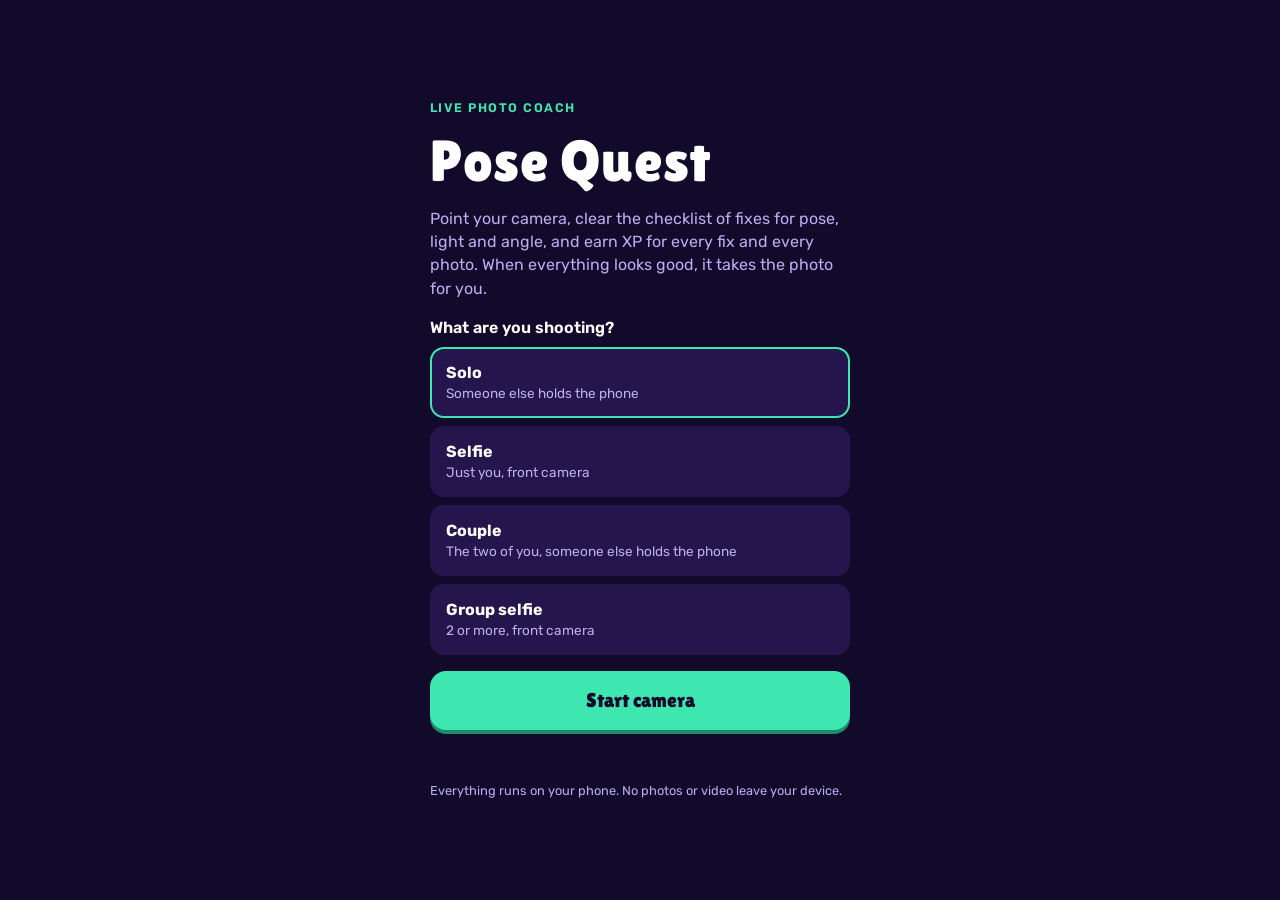
<file: index.html>
<!doctype html>
<html lang="en">
<head>
<meta charset="utf-8">
<meta name="viewport" content="width=device-width, initial-scale=1, viewport-fit=cover">
<meta name="theme-color" content="#120a2b">
<meta name="apple-mobile-web-app-capable" content="yes">
<meta name="apple-mobile-web-app-status-bar-style" content="black-translucent">
<title>Pose Quest</title>
<link rel="manifest" href="manifest.webmanifest">
<link rel="icon" href="icon.svg" type="image/svg+xml">
<link rel="apple-touch-icon" href="icon.svg">
<link rel="preconnect" href="https://fonts.googleapis.com">
<link rel="preconnect" href="https://fonts.gstatic.com" crossorigin>
<link rel="stylesheet" href="https://fonts.googleapis.com/css2?family=Lilita+One&family=Rubik:wght@400;500;600;700&display=swap">
<link rel="stylesheet" href="css/style.css">
</head>
<body>

<!-- Start screen -->
<section id="start" class="start">
  <div class="start-inner">
    <p class="eyebrow">Live photo coach</p>
    <h1>Pose Quest</h1>
    <div class="start-player" id="start-player"></div>
    <p class="lede">Point your camera, clear the checklist of fixes for pose, light and angle, and earn XP for every fix and every photo. When everything looks good, it takes the photo for you.</p>

    <fieldset class="mode-pick">
      <legend>What are you shooting?</legend>
      <label><input type="radio" name="start-mode" value="solo" checked><span><b>Solo</b><small>Someone else holds the phone</small></span></label>
      <label><input type="radio" name="start-mode" value="selfie"><span><b>Selfie</b><small>Just you, front camera</small></span></label>
      <label><input type="radio" name="start-mode" value="couple"><span><b>Couple</b><small>The two of you, someone else holds the phone</small></span></label>
      <label><input type="radio" name="start-mode" value="group"><span><b>Group selfie</b><small>2 or more, front camera</small></span></label>
    </fieldset>

    <button id="start-btn" class="btn-primary" type="button">Start camera</button>
    <p id="start-status" class="status" role="status"></p>
    <p class="fineprint">Everything runs on your phone. No photos or video leave your device.</p>
  </div>
</section>

<!-- Camera screen -->
<section id="cam" class="cam" hidden>
  <video id="video" playsinline muted autoplay></video>
  <canvas id="overlay"></canvas>
  <div id="flash" class="flash"></div>
  <div id="countdown" class="countdown" hidden></div>

  <header class="top">
    <div class="top-row">
    <div class="player card mini" id="player" role="button" tabindex="0" aria-expanded="false" aria-label="Your level and XP. Tap for details.">
      <div class="player-row">
        <span id="lvl-num" class="lvl-badge">1</span>
        <div class="lvl-text"><span id="lvl-title" class="lvl-title">Newbie</span><span id="lvl-sub" class="lvl-sub">Solo quest</span></div>
        <span id="streak" class="streak" hidden>
          <svg viewBox="0 0 24 24" aria-hidden="true"><path d="M12 2c1 4 5 6 5 11a5 5 0 0 1-10 0c0-2 1-3 2-4 0 2 1 3 2 3 0-4-1-6 1-10z"/></svg>
          <span id="streak-text"></span>
        </span>
      </div>
      <div class="xpbar" role="progressbar" aria-label="XP to next level" aria-valuemin="0" id="xpbar"><div id="xp-fill"></div></div>
      <div class="xp-row"><span id="xp-text"></span><span id="xp-next"></span></div>
    </div>
    <button type="button" id="poses-btn" class="chip-btn poses-btn" aria-haspopup="dialog">Poses</button>
    </div>
    <div class="tools">
      <div class="seg" role="group" aria-label="Shot type">
        <button type="button" data-mode="solo">Solo</button>
        <button type="button" data-mode="selfie">Selfie</button>
        <button type="button" data-mode="couple">Couple</button>
        <button type="button" data-mode="group">Group</button>
      </div>
    </div>
    <div class="side-tools">
        <button type="button" id="auto-btn" class="chip-btn" aria-pressed="true" aria-label="Auto-capture">Auto</button>
        <button type="button" id="voice-btn" class="round" aria-pressed="false" aria-label="Spoken tips">
          <svg viewBox="0 0 24 24" aria-hidden="true"><path d="M4 9v6h4l5 4V5L8 9z"/><path class="wave" d="M16 9a4 4 0 0 1 0 6M18.5 6.5a7.5 7.5 0 0 1 0 11"/></svg>
        </button>
        <button type="button" id="flip-btn" class="round" aria-label="Switch camera">
          <svg viewBox="0 0 24 24" aria-hidden="true"><path d="M4 8h3l2-3h6l2 3h3v11H4z"/><path d="M9 13a3 3 0 0 1 5.2-2M15 13a3 3 0 0 1-5.2 2"/></svg>
        </button>
    </div>
  </header>

  <div id="toast" class="toast" aria-live="polite"></div>

  <div id="clean-hint" class="clean-hint" hidden>Tips hidden · tap the screen to show them</div>

  <div id="quest" class="quest card compact" role="button" tabindex="0" aria-expanded="false" aria-live="polite">
    <div class="quest-head"><span id="quest-name" class="quest-name">Quest</span><span id="quest-count" class="quest-count"></span></div>
    <ul id="quest-list" class="quest-list"></ul>
  </div>

  <div id="pose-sheet" class="sheet" role="dialog" aria-modal="true" aria-labelledby="sheet-title" hidden>
    <div class="sheet-head">
      <span id="sheet-title" class="sheet-title">Pick a pose</span>
      <button type="button" id="sheet-close" class="chip-btn">Close</button>
    </div>
    <p class="sheet-sub" id="sheet-sub">Pick a pose and a ghost outline appears in the frame. Step into it, then match the pose.</p>
    <button type="button" id="pose-auto" class="pose-auto">Let the coach pick</button>
    <div id="pose-grid" class="pose-sections"></div>
  </div>

  <footer class="controls">
    <button type="button" id="gallery-btn" class="thumb-btn" aria-label="Your photos"><span id="gallery-count"></span></button>
    <button type="button" id="shutter" class="shutter" aria-label="Take photo"><span id="score">–</span></button>
    <button type="button" id="tip-skip" class="skip-btn">Skip</button>
  </footer>
</section>

<!-- Photo review -->
<section id="viewer" class="viewer" hidden>
  <div class="viewer-top">
    <button type="button" id="viewer-close" class="text-btn">← Camera</button>
    <span id="viewer-meta" class="viewer-meta"></span>
  </div>
  <div class="viewer-scroll">
    <div class="review-photo">
      <img id="viewer-img" alt="Your photo">
      <div id="review-markers"></div>
    </div>

    <div class="review-head">
      <div class="review-ring" aria-hidden="true">
        <svg viewBox="0 0 76 76"><circle class="track" cx="38" cy="38" r="33"/><circle id="review-ring-fill" class="fill" cx="38" cy="38" r="33" stroke-dasharray="207.35" stroke-dashoffset="207.35"/></svg>
        <b id="review-score">–</b>
      </div>
      <div class="review-title">
        <span id="review-kicker" class="eyebrow"></span>
        <h2 id="review-summary"></h2>
        <span id="review-delta" class="review-delta"></span>
        <span id="review-xp" class="review-xp"></span>
      </div>
    </div>

    <div id="crowd-block" class="review-block">
      <div class="review-label">Crowd score</div>
      <div class="crowd-row"><b id="crowd-num">…</b><span id="crowd-word">Rating your photo…</span></div>
      <div class="crowd-bar" aria-hidden="true"><div id="crowd-fill"></div><span class="crowd-avg"></span></div>
      <p class="fineprint">What a model trained on 255,000 photos rated by photographers predicts people would give this photo, out of 10. Most photos land between 4 and 6; the line marks an average photo.</p>
    </div>

    <div id="review-fixes-block" class="review-block">
      <div class="review-label">Fix next time</div>
      <ol id="review-fixes" class="review-fixes"></ol>
    </div>
    <div id="review-working-block" class="review-block">
      <div class="review-label">Already working</div>
      <ul id="review-working" class="review-working"></ul>
    </div>
    <div class="review-block">
      <div class="review-label">Light and angle readings</div>
      <div id="review-readouts" class="chips"></div>
    </div>
    <p class="fineprint">Want ideas that use the scene, like "lean on the fence"? Save this photo and upload it to Pose Coach in Claude.</p>

    <div class="review-block">
      <div class="review-label">This session</div>
      <div class="viewer-strip" id="viewer-strip"></div>
    </div>
    <p class="fineprint">Photos stay on this page until you save them. They're gone if you close the page.</p>
  </div>
  <div class="viewer-actions">
    <button type="button" id="viewer-delete" class="btn-ghost">Delete</button>
    <button type="button" id="viewer-save" class="btn-ghost">Save</button>
    <button type="button" id="viewer-retake" class="btn-primary">Retake</button>
  </div>
</section>

<script type="module" src="js/app.js"></script>
</body>
</html>
</file>
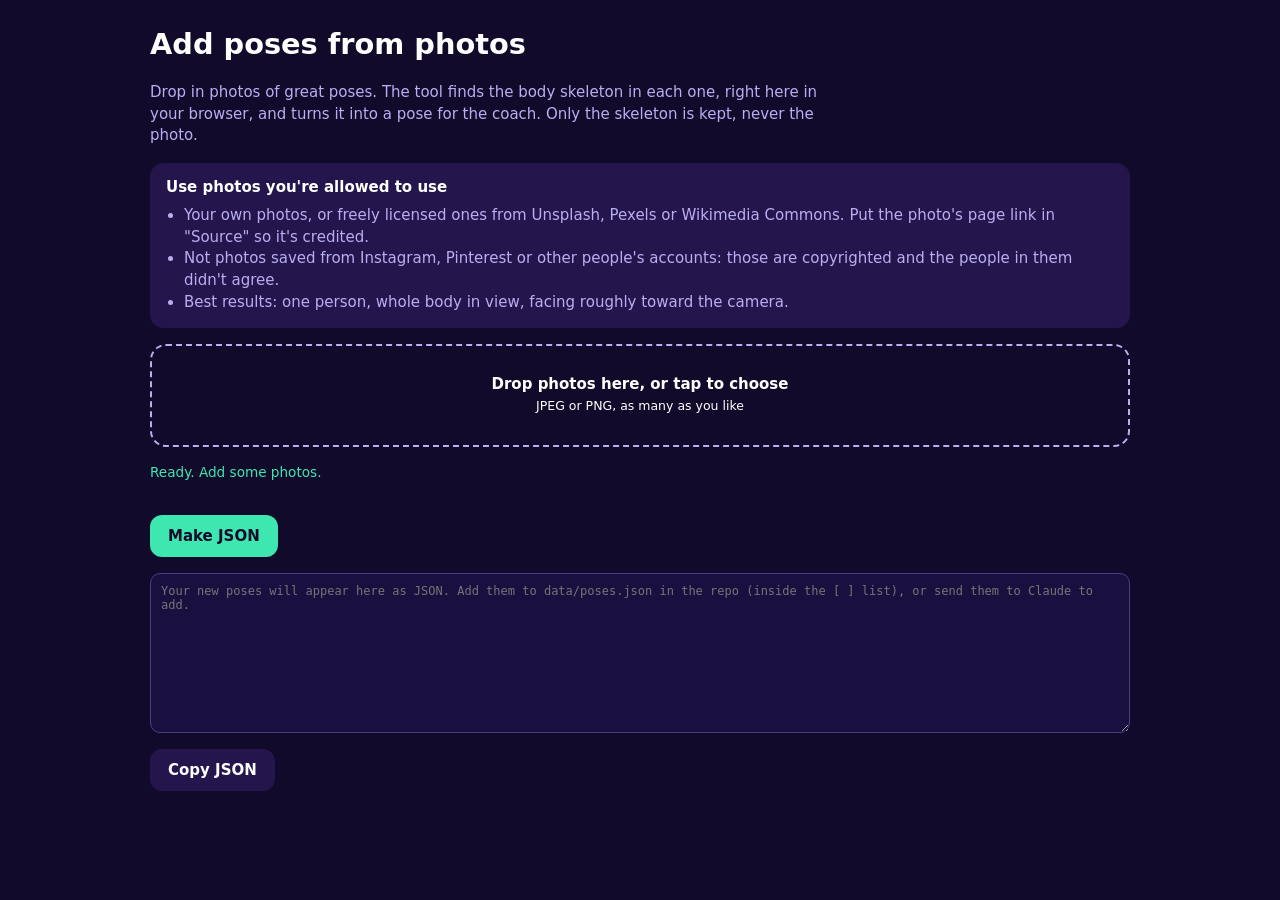
<file: tools/add-poses.html>
<!doctype html>
<html lang="en">
<head>
<meta charset="utf-8">
<meta name="viewport" content="width=device-width, initial-scale=1">
<title>Add Poses</title>
<style>
  :root { --bg: #120a2b; --card: #24164d; --fg: #fff; --muted: #b9aef0; --mint: #3ee6b0; --pink: #ff5fa2; --ink: #120a2b; color-scheme: dark; }
  * { box-sizing: border-box; }
  body { margin: 0; background: var(--bg); color: var(--fg); font: 15px/1.45 Rubik, system-ui, sans-serif; padding: 24px max(16px, env(safe-area-inset-left)) 60px; }
  main { max-width: 980px; margin: 0 auto; display: flex; flex-direction: column; gap: 16px; }
  h1 { margin: 0; font-size: 1.8rem; }
  p { margin: 0; color: var(--muted); max-width: 72ch; }
  .drop { border: 2px dashed var(--muted); border-radius: 16px; padding: 28px; text-align: center; cursor: pointer; }
  .drop.over { border-color: var(--mint); background: rgba(62,230,176,.08); }
  .drop input { position: absolute; opacity: 0; width: 1px; height: 1px; }
  .rules { background: var(--card); border-radius: 14px; padding: 14px 16px; }
  .rules ul { margin: 6px 0 0; padding-left: 18px; color: var(--muted); }
  .list { display: flex; flex-direction: column; gap: 12px; }
  .item { background: var(--card); border-radius: 14px; padding: 12px; display: grid; grid-template-columns: 220px minmax(0, 1fr); gap: 14px; }
  .item.bad { opacity: .6; }
  .pics { display: grid; grid-template-columns: 1fr 1fr; gap: 6px; }
  .pics img, .pics canvas { width: 100%; aspect-ratio: 3/4; object-fit: cover; border-radius: 8px; background: #1a1040; }
  .fields { display: grid; grid-template-columns: repeat(2, minmax(0, 1fr)); gap: 8px; }
  .fields label { display: flex; flex-direction: column; gap: 3px; font-size: .8rem; color: var(--muted); }
  .fields .wide { grid-column: 1 / -1; }
  input[type=text], select { font: inherit; color: var(--fg); background: #1a1040; border: 1px solid #4b3d8a; border-radius: 8px; padding: 7px 9px; }
  .status { font-size: .85rem; color: var(--pink); }
  .ok { color: var(--mint); }
  button { font: 700 15px Rubik, system-ui, sans-serif; border: 0; border-radius: 12px; padding: 12px 18px; background: var(--mint); color: var(--ink); cursor: pointer; }
  button.ghost { background: var(--card); color: var(--fg); }
  textarea { width: 100%; min-height: 160px; font: 12px ui-monospace, Menlo, monospace; color: var(--fg); background: #1a1040; border: 1px solid #4b3d8a; border-radius: 10px; padding: 10px; }
  .row { display: flex; gap: 8px; flex-wrap: wrap; align-items: center; }
  @media (max-width: 640px) { .item { grid-template-columns: minmax(0, 1fr); } .fields { grid-template-columns: minmax(0, 1fr); } }
</style>
</head>
<body>
<main>
  <h1>Add poses from photos</h1>
  <p>Drop in photos of great poses. The tool finds the body skeleton in each one, right here in your browser, and turns it into a pose for the coach. Only the skeleton is kept, never the photo.</p>

  <div class="rules">
    <b>Use photos you're allowed to use</b>
    <ul>
      <li>Your own photos, or freely licensed ones from Unsplash, Pexels or Wikimedia Commons. Put the photo's page link in "Source" so it's credited.</li>
      <li>Not photos saved from Instagram, Pinterest or other people's accounts: those are copyrighted and the people in them didn't agree.</li>
      <li>Best results: one person, whole body in view, facing roughly toward the camera.</li>
    </ul>
  </div>

  <label class="drop" id="drop" for="files">
    <b>Drop photos here, or tap to choose</b><br><small>JPEG or PNG, as many as you like</small>
    <input type="file" id="files" accept="image/*" multiple>
  </label>
  <p id="model-status" class="status">Loading the body tracker…</p>

  <div class="list" id="list"></div>

  <div class="row">
    <button type="button" id="export">Make JSON</button>
    <span class="status" id="export-status"></span>
  </div>
  <textarea id="out" readonly placeholder="Your new poses will appear here as JSON. Add them to data/poses.json in the repo (inside the [ ] list), or send them to Claude to add."></textarea>
  <div class="row"><button type="button" class="ghost" id="copy">Copy JSON</button></div>
</main>

<script type="module">
import { FilesetResolver, PoseLandmarker } from "../vendor/mediapipe/vision_bundle.mjs";
import { normalize, JOINTS } from "../js/poses.js";

const BONES = [[11, 12], [11, 13], [13, 15], [12, 14], [14, 16], [11, 23], [12, 24], [23, 24], [23, 25], [25, 27], [24, 26], [26, 28]];
const items = [];
let landmarker = null;

try {
  const fileset = await FilesetResolver.forVisionTasks(new URL("../vendor/mediapipe/wasm", import.meta.url).href);
  landmarker = await PoseLandmarker.createFromOptions(fileset, {
    baseOptions: { modelAssetPath: new URL("../models/pose_landmarker_lite.task", import.meta.url).href },
    runningMode: "IMAGE", numPoses: 2,
  });
  setStatus("model-status", "Ready. Add some photos.", true);
} catch (e) {
  setStatus("model-status", "Couldn't load the body tracker: " + e.message);
}

function setStatus(id, text, ok) { const el = document.getElementById(id); el.textContent = text; el.className = "status" + (ok ? " ok" : ""); }

const drop = document.getElementById("drop");
["dragenter", "dragover"].forEach((t) => drop.addEventListener(t, (e) => { e.preventDefault(); drop.classList.add("over"); }));
["dragleave", "drop"].forEach((t) => drop.addEventListener(t, (e) => { e.preventDefault(); drop.classList.remove("over"); }));
drop.addEventListener("drop", (e) => handle([...e.dataTransfer.files]));
document.getElementById("files").addEventListener("change", (e) => { handle([...e.target.files]); e.target.value = ""; });

async function handle(files) {
  for (const f of files.filter((f) => f.type.startsWith("image/"))) await addPhoto(f);
}

async function addPhoto(file) {
  const url = URL.createObjectURL(file);
  const img = new Image();
  await new Promise((r, j) => { img.onload = r; img.onerror = j; img.src = url; }).catch(() => null);
  const item = { file: file.name, url, kp: null, problem: null };
  if (!landmarker) item.problem = "Body tracker not loaded.";
  else {
    const res = landmarker.detect(img);
    const people = res.landmarks || [];
    if (!people.length) item.problem = "No person found.";
    else if (people.length > 1) item.problem = "More than one person. Use photos with one person.";
    else {
      const n = normalize(people[0], img.naturalWidth / img.naturalHeight);
      const lm = people[0];
      const full = [23, 24, 25, 26].every((j) => (lm[j].visibility ?? 1) > 0.5);
      if (!n || n.upperOnly || !full) item.problem = "Need the body down to at least the knees.";
      else {
        item.kp = {};
        for (const j of JOINTS) if (n.kp[j]) item.kp[j] = { x: +n.kp[j].x.toFixed(3), y: +n.kp[j].y.toFixed(3) };
      }
    }
  }
  items.push(item);
  render(item);
}

function render(item) {
  const el = document.createElement("div");
  el.className = "item" + (item.kp ? "" : " bad");
  const pics = document.createElement("div"); pics.className = "pics";
  const img = document.createElement("img"); img.src = item.url; img.alt = item.file;
  const c = document.createElement("canvas"); c.width = 300; c.height = 400;
  pics.append(img, c);
  if (item.kp) drawStick(c, item.kp);
  el.appendChild(pics);

  const fields = document.createElement("div"); fields.className = "fields";
  if (!item.kp) {
    const p = document.createElement("p"); p.className = "status wide"; p.textContent = `${item.file}: ${item.problem}`;
    fields.appendChild(p);
  } else {
    const field = (label, key, type = "text", opts) => {
      const l = document.createElement("label"); l.textContent = label;
      let input;
      if (opts) { input = document.createElement("select"); opts.forEach(([v, t]) => { const o = document.createElement("option"); o.value = v; o.textContent = t; input.appendChild(o); }); }
      else { input = document.createElement("input"); input.type = type; }
      input.addEventListener("input", () => { item[key] = input.value; });
      item[key] = input.value;
      l.appendChild(input); return l;
    };
    const name = field("Pose name (e.g. Hands behind head)", "name"); name.classList.add("wide");
    const how = field("How to do it, one sentence", "how"); how.classList.add("wide");
    fields.append(name, how,
      field("Shot type", "modes", "text", [["solo", "Solo"], ["solo,selfie", "Solo and selfie"]]),
      field("Needs", "prop", "text", [["", "Nothing"], ["wall", "A wall"], ["rail", "A fence or rail"], ["steps", "Steps"], ["ledge", "A ledge"], ["seat", "Something to sit on"]]));
    const src = field("Source (photo page link, or 'own photo')", "source"); src.classList.add("wide");
    const lic = field("License", "license", "text", [["Unsplash License", "Unsplash License"], ["Pexels License", "Pexels License"], ["CC BY", "CC BY"], ["CC BY-SA", "CC BY-SA"], ["CC0", "CC0 / public domain"], ["own", "My own photo"]]);
    fields.appendChild(lic);
  }
  el.appendChild(fields);
  document.getElementById("list").appendChild(el);
}

function drawStick(c, kp) {
  const g = c.getContext("2d"), S = 95, ox = 150, oy = 230, P = (j) => [ox + kp[j].x * S, oy + kp[j].y * S];
  g.strokeStyle = "#fff"; g.lineWidth = 6; g.lineCap = "round"; g.beginPath();
  for (const [a, b] of BONES) if (kp[a] && kp[b]) { g.moveTo(...P(a)); g.lineTo(...P(b)); }
  g.stroke();
  if (kp[0]) { g.beginPath(); g.arc(...P(0), 22, 0, Math.PI * 2); g.stroke(); }
}

document.getElementById("export").addEventListener("click", () => {
  const good = items.filter((i) => i.kp);
  const missing = good.filter((i) => !i.name || !i.how || !i.source);
  if (!good.length) return setStatus("export-status", "No usable photos yet.");
  if (missing.length) return setStatus("export-status", `Fill in name, how-to and source for ${missing.length} pose${missing.length > 1 ? "s" : ""} first.`);
  const slug = (s) => s.toLowerCase().replace(/[^a-z0-9]+/g, "_").replace(/^_|_$/g, "").slice(0, 40);
  const out = good.map((i) => ({
    id: "photo_" + slug(i.name), name: i.name, how: i.how,
    modes: i.modes.split(","), prop: i.prop || null,
    source: i.source, license: i.license, kp: i.kp,
  }));
  document.getElementById("out").value = JSON.stringify(out, null, 1);
  setStatus("export-status", `${out.length} pose${out.length > 1 ? "s" : ""} ready.`, true);
});
document.getElementById("copy").addEventListener("click", async () => {
  const t = document.getElementById("out");
  try { await navigator.clipboard.writeText(t.value); setStatus("export-status", "Copied.", true); }
  catch { t.select(); setStatus("export-status", "Select-all done. Copy it with your keyboard."); }
});
</script>
</body>
</html>
</file>
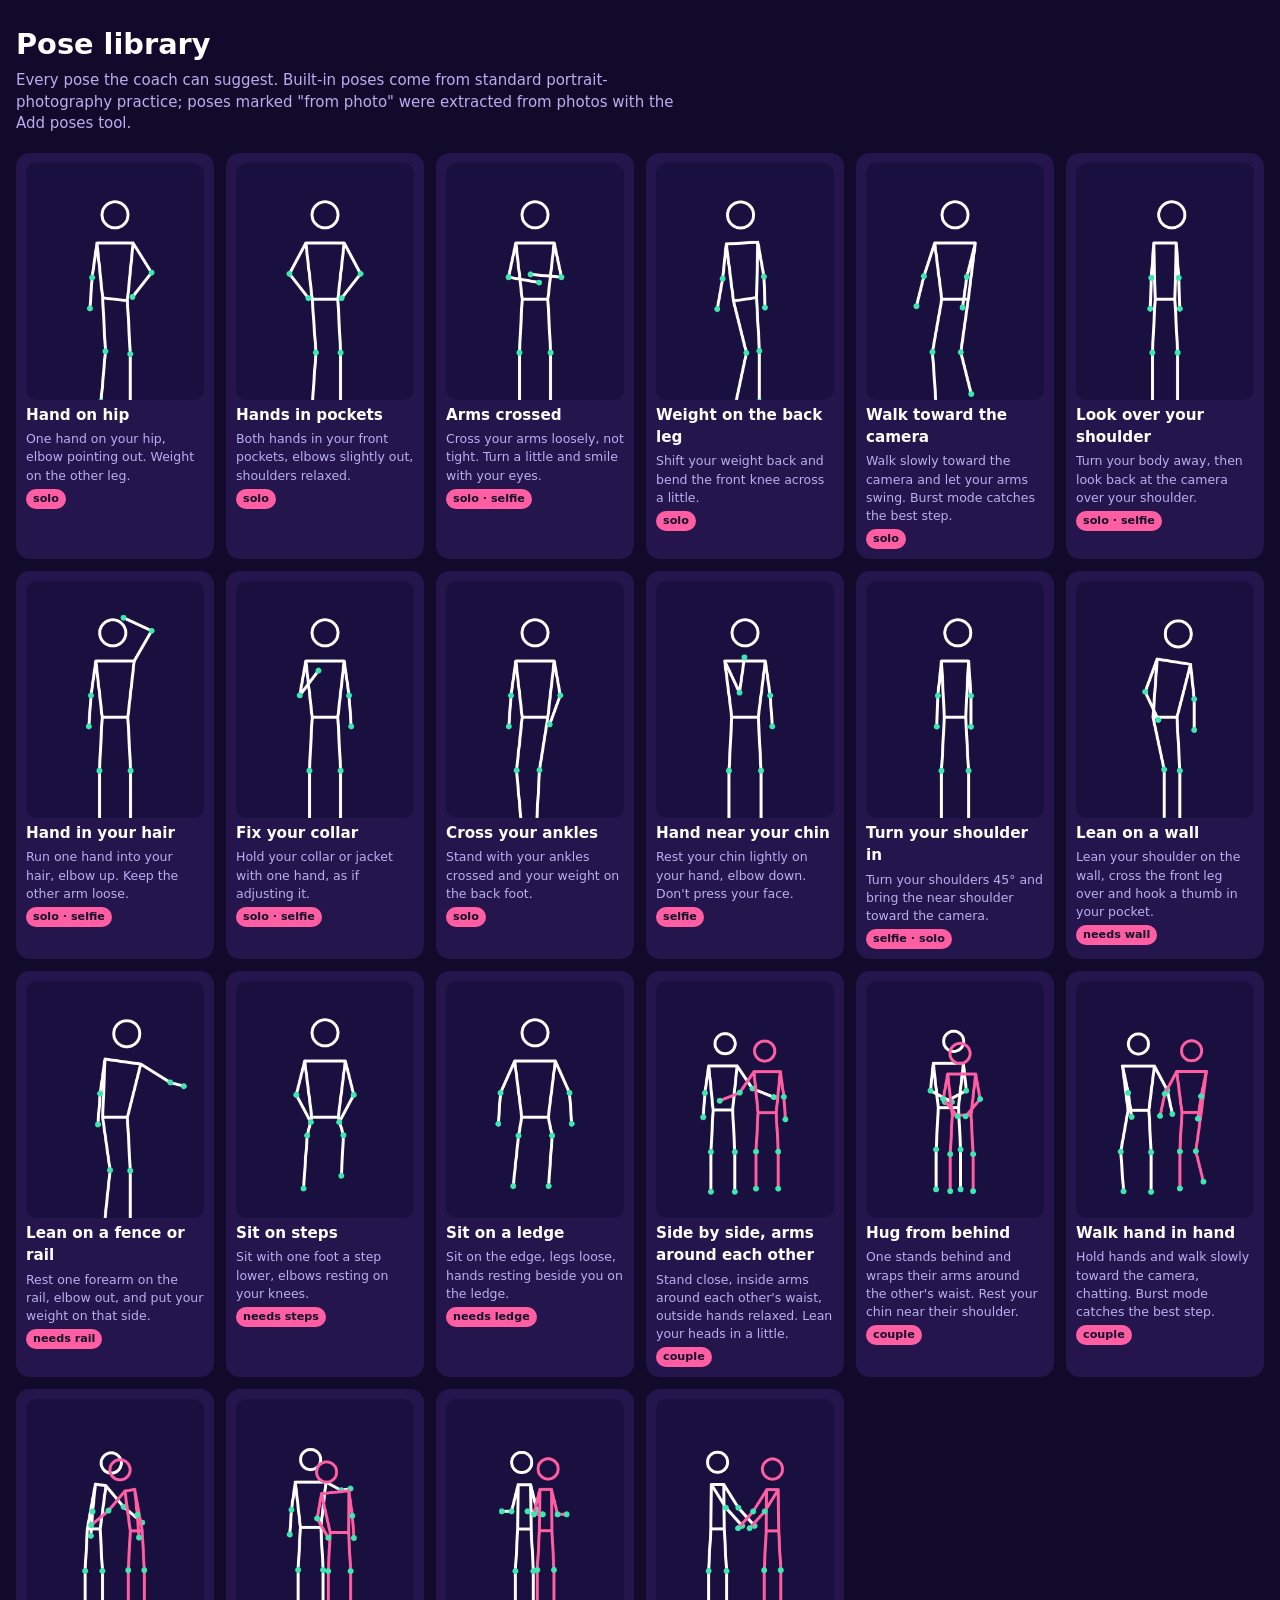
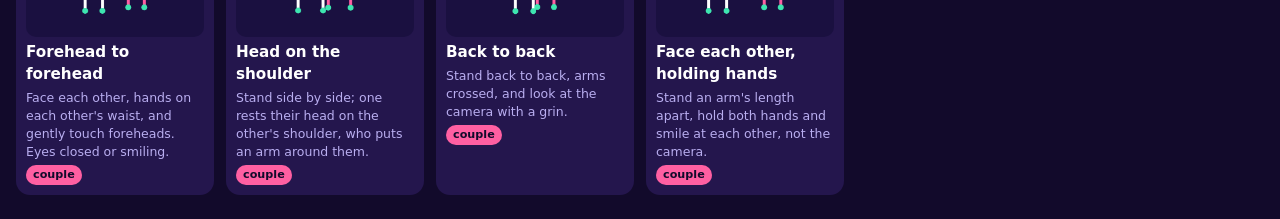
<file: tools/poses.html>
<!doctype html>
<html lang="en">
<head>
<meta charset="utf-8">
<meta name="viewport" content="width=device-width, initial-scale=1">
<title>Pose Library</title>
<style>
  :root { --bg: #120a2b; --card: #24164d; --fg: #fff; --muted: #b9aef0; --mint: #3ee6b0; --pink: #ff5fa2; color-scheme: dark; }
  body { margin: 0; background: var(--bg); color: var(--fg); font: 15px/1.45 Rubik, system-ui, sans-serif; padding: 24px max(16px, env(safe-area-inset-left)); }
  h1 { margin: 0 0 4px; font-size: 1.8rem; }
  p { margin: 0 0 18px; color: var(--muted); max-width: 70ch; }
  .grid { display: grid; grid-template-columns: repeat(auto-fill, minmax(170px, 1fr)); gap: 12px; }
  .card { background: var(--card); border-radius: 14px; padding: 10px; display: flex; flex-direction: column; gap: 4px; }
  canvas { width: 100%; aspect-ratio: 3 / 4; background: #1a1040; border-radius: 10px; }
  b { font-size: .95rem; }
  small { color: var(--muted); }
  .tag { align-self: flex-start; font-size: .7rem; font-weight: 700; padding: 2px 7px; border-radius: 999px; background: var(--pink); color: #120a2b; }
  .tag.src { background: var(--mint); }
</style>
</head>
<body>
<h1>Pose library</h1>
<p>Every pose the coach can suggest. Built-in poses come from standard portrait-photography practice; poses marked "from photo" were extracted from photos with the Add poses tool.</p>
<div class="grid" id="grid"></div>
<script type="module">
import { allPoses, loadExtraPoses } from "../js/poses.js";
const BONES = [[11, 12], [11, 13], [13, 15], [12, 14], [14, 16], [11, 23], [12, 24], [23, 24], [23, 25], [25, 27], [24, 26], [26, 28]];
await loadExtraPoses();
const grid = document.getElementById("grid");
for (const p of allPoses()) {
  const card = document.createElement("div"); card.className = "card";
  const c = document.createElement("canvas"); c.width = 300; c.height = 400;
  const g = c.getContext("2d");
  const two = p.people.length > 1;
  const S = two ? 72 : 95, ox = 150, oy = two ? 220 : 230; // torso length in px, hip centre
  p.people.forEach((kp, i) => {
    const P = (j) => [ox + kp[j].x * S, oy + kp[j].y * S];
    g.strokeStyle = i ? "#ff5fa2" : "#fff"; g.lineWidth = 5; g.lineCap = "round";
    g.beginPath();
    for (const [a, b] of BONES) if (kp[a] && kp[b]) { g.moveTo(...P(a)); g.lineTo(...P(b)); }
    g.stroke();
    if (kp[0]) { g.beginPath(); g.arc(...P(0), two ? 17 : 22, 0, Math.PI * 2); g.stroke(); }
    g.fillStyle = "#3ee6b0";
    for (const j of [13, 14, 15, 16, 25, 26, 27, 28]) if (kp[j]) { g.beginPath(); g.arc(...P(j), 5, 0, Math.PI * 2); g.fill(); }
  });
  card.appendChild(c);
  const name = document.createElement("b"); name.textContent = p.name; card.appendChild(name);
  const how = document.createElement("small"); how.textContent = p.how; card.appendChild(how);
  const tag = document.createElement("span"); tag.className = "tag" + (p.source ? " src" : "");
  tag.textContent = p.source ? "from photo" : p.prop ? "needs " + p.prop : p.modes.join(" · ");
  card.appendChild(tag);
  grid.appendChild(card);
}
</script>
</body>
</html>
</file>
<file: css/style.css>
/* Pose Quest: a game layer over the camera. Chunky night-purple cards with
   hard drop shadows, mint for progress and success, pink for the one thing
   to do now. Ghost Pose outlines are still drawn on the camera view.
   One dark look on purpose. */
:root {
  --bg: #120a2b;
  --card: #24164d;
  --card-edge: #120a2b;
  --fg: #ffffff;
  --muted: #b9aef0;
  --dim: #6f62b0;
  --mint: #3ee6b0;
  --mint-deep: #1b8f6c;
  --pink: #ff5fa2;
  --ink: #120a2b;
  --err: #ff9b85;
  --display: "Lilita One", "Arial Rounded MT Bold", system-ui, sans-serif;
  --font: "Rubik", system-ui, -apple-system, "Segoe UI", sans-serif;
  color-scheme: dark;
}
* { box-sizing: border-box; }
html, body { height: 100%; margin: 0; }
body {
  background: var(--bg); color: var(--fg);
  font-family: var(--font); font-size: 16px; line-height: 1.45;
  -webkit-tap-highlight-color: transparent;
  overscroll-behavior: none;
}
button { font: inherit; color: inherit; cursor: pointer; }
button:focus-visible, label:focus-within { outline: 3px solid var(--mint); outline-offset: 3px; }
[hidden] { display: none !important; }
h1 { font-family: var(--display); font-weight: 400; margin: 0; font-size: clamp(2.8rem, 11vw, 3.6rem); line-height: 1; letter-spacing: .01em; }
.card { background: var(--card); border-radius: 18px; box-shadow: 0 4px 0 var(--card-edge); }
/* Over the camera: see-through so you can still see the scene */
.cam .card { background: rgba(36, 22, 77, 0.72); backdrop-filter: blur(10px); -webkit-backdrop-filter: blur(10px); box-shadow: none; }
.cam .seg, .cam .round, .cam .chip-btn:not([aria-pressed="true"]):not(.poses-btn) { background: rgba(36, 22, 77, 0.72); box-shadow: none; }

/* ---------- Start ---------- */
.start {
  min-height: 100%; display: grid; place-items: center;
  padding: max(24px, env(safe-area-inset-top)) max(20px, env(safe-area-inset-right)) max(24px, env(safe-area-inset-bottom)) max(20px, env(safe-area-inset-left));
}
.start-inner { width: 100%; max-width: 420px; display: flex; flex-direction: column; gap: 16px; }
.eyebrow { margin: 0; font-size: .78rem; font-weight: 600; letter-spacing: .12em; text-transform: uppercase; color: var(--mint); }
.lede { margin: 0; color: var(--muted); font-size: 1rem; }
.start-player { display: flex; align-items: center; gap: 10px; }
.start-player:empty { display: none; }
.mode-pick { border: 0; padding: 0; margin: 0; display: flex; flex-direction: column; gap: 8px; }
.mode-pick legend { font-weight: 600; margin-bottom: 8px; padding: 0; }
.mode-pick label { display: block; }
.mode-pick input { position: absolute; opacity: 0; pointer-events: none; }
.mode-pick span { display: flex; flex-direction: column; padding: 12px 14px; border-radius: 14px; background: var(--card); box-shadow: 0 3px 0 var(--card-edge); cursor: pointer; border: 2px solid transparent; }
.mode-pick b { font-weight: 700; }
.mode-pick small { color: var(--muted); font-size: .85rem; }
.mode-pick input:checked + span { border-color: var(--mint); }
.mode-pick input:focus-visible + span { outline: 3px solid var(--mint); outline-offset: 2px; }
.btn-primary { background: var(--mint); color: var(--ink); border: 0; border-radius: 16px; padding: 15px 22px; font-family: var(--display); font-size: 1.25rem; box-shadow: 0 4px 0 var(--mint-deep); }
.btn-primary:active { transform: translateY(2px); box-shadow: 0 2px 0 var(--mint-deep); }
.btn-primary:disabled { opacity: .6; cursor: wait; }
.btn-ghost { background: var(--card); border: 0; border-radius: 16px; padding: 13px 16px; font-weight: 700; box-shadow: 0 3px 0 var(--card-edge); }
.status { margin: 0; min-height: 1.4em; color: var(--muted); font-size: .92rem; }
.status.err { color: var(--err); }
.fineprint { margin: 0; color: var(--muted); font-size: .8rem; }

/* ---------- Camera ---------- */
.cam { position: fixed; inset: 0; background: #000; overflow: hidden; }
#video, #overlay { position: absolute; inset: 0; width: 100%; height: 100%; }
#video { object-fit: contain; }
.cam.mirror #video { transform: scaleX(-1); }
.flash { position: absolute; inset: 0; background: #fff; opacity: 0; pointer-events: none; }
.flash.go { animation: flash .35s ease-out; }
@keyframes flash { from { opacity: .85; } to { opacity: 0; } }
.countdown { position: absolute; inset: 0; display: grid; place-items: center; font-family: var(--display); font-size: 8rem; color: var(--mint); text-shadow: 0 6px 0 var(--ink); pointer-events: none; }

.top {
  position: absolute; left: 0; right: 0; top: 0;
  padding: max(10px, env(safe-area-inset-top)) max(12px, env(safe-area-inset-right)) 0 max(12px, env(safe-area-inset-left));
  display: flex; flex-direction: column; gap: 8px;
}
.top-row { display: flex; justify-content: space-between; align-items: center; gap: 8px; }
.player { padding: 10px 12px; display: flex; flex-direction: column; gap: 7px; flex: 1; cursor: pointer; }
/* Small pill by default so the camera stays visible; tap to expand */
.player.mini { flex: 0 1 auto; flex-direction: row; align-items: center; gap: 8px; padding: 5px 10px 5px 5px; border-radius: 999px; }
.player.mini .lvl-badge { width: 28px; height: 28px; border-radius: 50%; font-size: .95rem; }
.player.mini .lvl-sub, .player.mini .xp-row { display: none; }
.player.mini .lvl-title { font-size: .95rem; }
.player.mini .xpbar { width: 56px; height: 7px; flex: none; }
.player.mini .player-row { gap: 7px; }
.player.mini .streak { padding: 3px 7px; font-size: .72rem; }
.player-row { display: flex; align-items: center; gap: 9px; }
.lvl-badge { width: 34px; height: 34px; flex: none; border-radius: 10px; background: var(--mint); color: var(--ink); display: grid; place-items: center; font-family: var(--display); font-size: 1.15rem; }
.lvl-text { display: flex; flex-direction: column; line-height: 1.1; flex: 1; min-width: 0; }
.lvl-title { font-family: var(--display); font-size: 1.15rem; }
.lvl-sub { font-size: .75rem; font-weight: 600; color: var(--muted); }
.streak { display: inline-flex; align-items: center; gap: 5px; background: var(--pink); color: var(--ink); border-radius: 999px; padding: 5px 10px; font-weight: 700; font-size: .8rem; white-space: nowrap; }
.streak svg { width: 14px; height: 14px; fill: var(--ink); }
.xpbar { height: 10px; border-radius: 5px; background: var(--ink); overflow: hidden; }
#xp-fill { height: 100%; width: 0; background: var(--mint); border-radius: 5px; transition: width .6s ease; }
.xp-row { display: flex; justify-content: space-between; font-size: .74rem; font-weight: 600; color: var(--muted); font-variant-numeric: tabular-nums; }
.tools { display: flex; justify-content: space-between; align-items: center; gap: 5px; }
.seg { display: inline-flex; background: var(--card); border-radius: 999px; padding: 3px; gap: 2px; box-shadow: 0 3px 0 var(--card-edge); }
.seg button { border: 0; background: transparent; padding: 6px 10px; border-radius: 999px; font-weight: 600; font-size: .8rem; color: var(--fg); min-height: 34px; }
.seg button[aria-pressed="true"] { background: var(--mint); color: var(--ink); }
.side-tools { position: absolute; right: max(12px, env(safe-area-inset-right)); top: calc(160px + env(safe-area-inset-top)); display: flex; flex-direction: column; gap: 8px; align-items: center; }
.poses-btn { background: var(--pink); color: var(--ink); padding: 6px 14px; }
.chip-btn { border: 0; border-radius: 999px; padding: 6px 9px; min-height: 36px; font-size: .78rem; font-weight: 700; background: var(--card); color: var(--muted); box-shadow: 0 3px 0 var(--card-edge); }
.chip-btn[aria-pressed="true"] { background: var(--mint); color: var(--ink); }
.round { width: 36px; height: 36px; flex: none; border-radius: 50%; border: 0; background: var(--card); display: grid; place-items: center; padding: 0; box-shadow: 0 3px 0 var(--card-edge); }
.round svg { width: 19px; height: 19px; fill: none; stroke: currentColor; stroke-width: 2; stroke-linecap: round; stroke-linejoin: round; }
#voice-btn[aria-pressed="false"] .wave { opacity: .25; }
#voice-btn[aria-pressed="true"] { background: var(--mint); color: var(--ink); }

.toast {
  position: absolute; left: 50%; top: calc(178px + env(safe-area-inset-top));
  transform: translate(-50%, 0) rotate(-3deg) scale(.6); opacity: 0; pointer-events: none;
  background: var(--mint); color: var(--ink); border-radius: 14px; padding: 8px 14px;
  font-family: var(--display); font-size: 1.2rem; box-shadow: 0 4px 0 var(--mint-deep); white-space: nowrap;
}
.toast.pink { background: var(--pink); box-shadow: 0 4px 0 #a8326a; }
.toast.go { animation: pop 1.8s ease forwards; }
@keyframes pop {
  0% { opacity: 0; transform: translate(-50%, 10px) rotate(-3deg) scale(.6); }
  12% { opacity: 1; transform: translate(-50%, 0) rotate(-3deg) scale(1.08); }
  20% { transform: translate(-50%, 0) rotate(-3deg) scale(1); }
  80% { opacity: 1; transform: translate(-50%, 0) rotate(-3deg) scale(1); }
  100% { opacity: 0; transform: translate(-50%, -14px) rotate(-3deg) scale(1); }
}

.quest {
  position: absolute; left: max(12px, env(safe-area-inset-left)); right: max(12px, env(safe-area-inset-right));
  bottom: calc(124px + env(safe-area-inset-bottom));
  max-width: 520px; margin: 0 auto; padding: 12px; display: flex; flex-direction: column; gap: 7px;
}
.quest { cursor: pointer; }
.quest-head { display: flex; justify-content: space-between; align-items: baseline; }
/* Compact: one slim line with the current tip; tap for the full checklist */
.quest.compact { padding: 6px; gap: 0; border-radius: 16px; }
.quest.compact .quest-head, .quest.compact .why { display: none; }
.quest.compact .quest-list li:not(.now):not(.clear):not(.hint) { display: none; }
.quest.compact .quest-list li.now { padding: 8px 10px; align-items: center; }
.quest.compact .quest-list li.now .say { font-size: .98rem; }
.quest.compact .quest-list li.clear { padding: 8px 10px; font-size: 1rem; }
.quest.compact .quest-list li.hint { padding: 4px 6px; }
.quest-more { display: none; font-size: .72rem; font-weight: 600; color: var(--muted); text-align: center; padding-top: 4px; }
.quest.compact .quest-more { display: block; }
/* Clean view: tap the camera to hide everything but the outline and shutter */
.cam.clean .top, .cam.clean .quest, .cam.clean .toast, .cam.clean .skip-btn { display: none; }
.clean-hint { position: absolute; left: 50%; transform: translateX(-50%); top: calc(14px + env(safe-area-inset-top)); background: rgba(18, 10, 43, 0.7); color: var(--muted); font-size: .78rem; font-weight: 600; padding: 6px 12px; border-radius: 999px; white-space: nowrap; pointer-events: none; }
.quest-name { font-family: var(--display); font-size: 1.15rem; }
.quest-count { font-size: .8rem; font-weight: 600; color: var(--muted); font-variant-numeric: tabular-nums; }
.quest-list { list-style: none; margin: 0; padding: 0; display: flex; flex-direction: column; gap: 6px; }
.quest-list li { display: grid; grid-template-columns: 22px minmax(0, 1fr) auto; gap: 10px; align-items: center; font-size: .92rem; font-weight: 600; }
.quest-list .box { width: 22px; height: 22px; border-radius: 7px; border: 2.5px solid var(--dim); display: grid; place-items: center; font-size: .75rem; font-weight: 800; }
.quest-list .pts { color: var(--muted); font-size: .85rem; font-variant-numeric: tabular-nums; }
.quest-list li.done { color: var(--muted); }
.quest-list li.done .txt { text-decoration: line-through; }
.quest-list li.done .box { background: var(--mint); border-color: var(--mint); color: var(--ink); }
.quest-list li.done .pts { color: var(--mint); }
.quest-list li.now { background: var(--pink); color: var(--ink); border-radius: 12px; padding: 9px 10px; align-items: start; }
.quest-list li.now .box { border-color: var(--ink); margin-top: 1px; }
.quest-list li.now .pts { color: var(--ink); }
.quest-list li.now .txt { display: flex; flex-direction: column; gap: 1px; }
.quest-list li.now .say { font-size: 1rem; font-weight: 700; line-height: 1.2; }
.quest-list li.now .why { font-size: .8rem; font-weight: 500; line-height: 1.3; opacity: .85; }
.quest-list li.clear { background: var(--mint); color: var(--ink); border-radius: 12px; padding: 10px; grid-template-columns: minmax(0, 1fr); font-family: var(--display); font-size: 1.1rem; font-weight: 400; }
.quest-list li.hint { color: var(--muted); grid-template-columns: minmax(0, 1fr); font-weight: 500; }

.controls {
  position: absolute; left: 0; right: 0; bottom: 0;
  padding: 10px max(24px, env(safe-area-inset-right)) max(24px, env(safe-area-inset-bottom)) max(24px, env(safe-area-inset-left));
  display: grid; grid-template-columns: 1fr auto 1fr; align-items: center;
}
.thumb-btn { justify-self: start; width: 50px; height: 50px; border-radius: 14px; border: 3px solid var(--card); background: #3a2f5e center/cover no-repeat; position: relative; padding: 0; box-shadow: 0 3px 0 var(--card-edge); }
.thumb-btn:disabled { opacity: .45; }
#gallery-count { position: absolute; top: -8px; right: -8px; min-width: 20px; height: 20px; padding: 0 5px; border-radius: 10px; background: var(--pink); color: var(--ink); font-size: .7rem; font-weight: 800; line-height: 20px; }
#gallery-count:empty { display: none; }
.shutter { width: 82px; height: 82px; border-radius: 50%; border: 5px solid var(--card); background: var(--mint); color: var(--ink); padding: 0; font-family: var(--display); font-size: 1.35rem; box-shadow: 0 5px 0 var(--card-edge); transition: transform .1s, background .2s; font-variant-numeric: tabular-nums; }
.shutter:active { transform: translateY(3px); box-shadow: 0 2px 0 var(--card-edge); }
.shutter.low { background: #fff; }
.shutter.ready { background: var(--mint); box-shadow: 0 5px 0 var(--card-edge), 0 0 0 6px rgba(62,230,176,.35); }
.skip-btn { justify-self: end; border: 0; border-radius: 999px; padding: 10px 16px; min-height: 44px; font-weight: 700; font-size: .88rem; background: var(--card); box-shadow: 0 3px 0 var(--card-edge); }

/* Pose picker sheet */
.sheet {
  position: absolute; left: 0; right: 0; bottom: 0; max-height: 78%;
  background: var(--card); border-radius: 22px 22px 0 0; box-shadow: 0 -4px 0 var(--card-edge);
  padding: 14px max(14px, env(safe-area-inset-right)) max(16px, env(safe-area-inset-bottom)) max(14px, env(safe-area-inset-left));
  display: flex; flex-direction: column; gap: 10px; overflow-y: auto; z-index: 5;
}
.sheet-head { display: flex; justify-content: space-between; align-items: center; }
.sheet-title { font-family: var(--display); font-size: 1.35rem; }
.sheet-sub { margin: 0; color: var(--muted); font-size: .88rem; }
.pose-auto { border: 2px dashed var(--muted); background: transparent; border-radius: 14px; padding: 12px; font-weight: 700; color: var(--fg); }
.pose-auto[aria-pressed="true"] { border-style: solid; border-color: var(--mint); color: var(--mint); }
.pose-sections { display: flex; flex-direction: column; gap: 12px; }
.sheet-section { margin: 4px 0 0; font-family: var(--display); font-size: 1.05rem; font-weight: 400; }
.pose-grid { display: grid; grid-template-columns: repeat(3, minmax(0, 1fr)); gap: 8px; }
.pose-card { display: flex; flex-direction: column; gap: 3px; align-items: stretch; text-align: left; background: #1a1040; border: 2px solid transparent; border-radius: 14px; padding: 6px; }
.pose-card[aria-pressed="true"] { border-color: var(--pink); }
.pose-card canvas { width: 100%; aspect-ratio: 3 / 4; border-radius: 10px; }
.pose-card b { font-size: .8rem; line-height: 1.2; }
.pose-card small { font-size: .68rem; font-weight: 700; color: var(--pink); }

/* ---------- Review ---------- */
.viewer {
  position: fixed; inset: 0; background: var(--bg); display: flex; flex-direction: column; gap: 10px;
  padding: max(8px, env(safe-area-inset-top)) max(16px, env(safe-area-inset-right)) max(14px, env(safe-area-inset-bottom)) max(16px, env(safe-area-inset-left));
}
.viewer-top { display: flex; justify-content: space-between; align-items: center; }
.text-btn { background: none; border: 0; padding: 8px 0; min-height: 44px; font-weight: 700; color: var(--mint); }
.viewer-meta { font-size: .8rem; color: var(--muted); font-variant-numeric: tabular-nums; }
.viewer-scroll { flex: 1; min-height: 0; overflow-y: auto; display: flex; flex-direction: column; gap: 16px; padding-bottom: 8px; }
.review-photo { position: relative; width: fit-content; max-width: 100%; margin: 0 auto; line-height: 0; }
.review-photo img { display: block; max-width: 100%; max-height: 50vh; border-radius: 16px; border: 3px solid var(--card); }
.r-marker {
  position: absolute; width: 26px; height: 26px; margin: -13px 0 0 -13px; border-radius: 50%;
  background: var(--pink); color: var(--ink); font: 800 .78rem/26px var(--font); text-align: center;
  box-shadow: 0 0 0 4px rgba(255,95,162,.35), 0 2px 0 var(--ink);
}
.review-head { display: flex; gap: 14px; align-items: center; }
.review-ring { position: relative; width: 76px; height: 76px; flex: none; }
.review-ring svg { width: 100%; height: 100%; transform: rotate(-90deg); }
.review-ring circle { fill: none; stroke-width: 7; }
.review-ring .track { stroke: var(--card); }
.review-ring .fill { stroke: var(--pink); stroke-linecap: round; transition: stroke-dashoffset .6s ease; }
.review-ring.great .fill { stroke: var(--mint); }
.review-ring b { position: absolute; inset: 0; display: grid; place-items: center; font-family: var(--display); font-size: 1.6rem; font-weight: 400; font-variant-numeric: tabular-nums; }
.review-title { display: flex; flex-direction: column; gap: 2px; min-width: 0; }
.review-title .eyebrow { font-size: .72rem; }
.review-title h2 { margin: 0; font-size: 1.15rem; font-weight: 600; line-height: 1.25; text-wrap: balance; }
.review-delta { font-size: .82rem; font-weight: 700; font-variant-numeric: tabular-nums; }
.review-delta.up { color: var(--mint); } .review-delta.down { color: var(--err); }
.review-xp { align-self: flex-start; margin-top: 4px; background: var(--mint); color: var(--ink); border-radius: 10px; padding: 3px 10px; font-family: var(--display); font-size: 1rem; box-shadow: 0 3px 0 var(--mint-deep); }
.review-xp:empty { display: none; }
.review-block { display: flex; flex-direction: column; gap: 8px; }
.review-label { font-family: var(--display); font-size: 1.05rem; }
.review-fixes { list-style: none; margin: 0; padding: 0; display: flex; flex-direction: column; gap: 8px; }
.review-fixes li { display: grid; grid-template-columns: 28px minmax(0, 1fr); gap: 12px; padding: 12px; border-radius: 14px; background: var(--card); box-shadow: 0 3px 0 var(--card-edge); }
.review-fixes li:first-child { background: var(--pink); color: var(--ink); }
.review-fixes .num { width: 28px; height: 28px; border-radius: 50%; background: var(--fg); color: var(--ink); display: grid; place-items: center; font-size: .8rem; font-weight: 800; }
.review-fixes li:first-child .num { background: var(--ink); color: var(--pink); }
.review-fixes .body { display: flex; flex-direction: column; gap: 2px; min-width: 0; }
.review-fixes .cat { font-size: .7rem; font-weight: 700; letter-spacing: .1em; text-transform: uppercase; color: var(--muted); }
.review-fixes li:first-child .cat, .review-fixes li:first-child .why { color: var(--ink); opacity: .8; }
.review-fixes .say { font-size: 1.02rem; font-weight: 700; line-height: 1.25; }
.review-fixes .why { font-size: .86rem; color: var(--muted); }
.review-fixes li.review-empty { display: block; background: var(--mint); color: var(--ink); font-family: var(--display); font-size: 1.1rem; }
.review-working { list-style: none; margin: 0; padding: 0; display: flex; flex-direction: column; gap: 6px; }
.review-working li { display: flex; gap: 10px; font-size: .95rem; font-weight: 500; }
.review-working li::before { content: "✓"; color: var(--mint); font-weight: 800; }
.chips { display: flex; flex-wrap: wrap; gap: 6px; }
.chip { font-size: .78rem; font-weight: 500; padding: 5px 10px; border-radius: 999px; background: var(--card); color: var(--muted); font-variant-numeric: tabular-nums; }
.chip b { color: var(--fg); font-weight: 700; }
.chip.flag { background: var(--pink); color: var(--ink); }
.chip.flag b { color: var(--ink); }
.viewer-strip { display: flex; gap: 10px; overflow-x: auto; padding: 4px 2px 6px; }
.viewer-strip button { flex: none; width: 56px; height: 56px; border-radius: 14px; border: 3px solid var(--card); padding: 0; background: #3a2f5e center/cover no-repeat; position: relative; }
.viewer-strip button[aria-current="true"] { border-color: var(--mint); }
.viewer-strip button span { position: absolute; right: -6px; bottom: -6px; min-width: 22px; height: 20px; padding: 0 4px; border-radius: 10px; background: var(--mint); color: var(--ink); font-size: .66rem; font-weight: 800; line-height: 20px; }
.crowd-row { display: flex; align-items: baseline; gap: 10px; }
#crowd-num { font-family: var(--display); font-size: 2rem; font-weight: 400; font-variant-numeric: tabular-nums; }
#crowd-word { font-weight: 700; color: var(--muted); }
#crowd-word.good { color: var(--mint); }
.crowd-bar { position: relative; height: 12px; border-radius: 6px; background: var(--card); overflow: visible; }
#crowd-fill { height: 100%; width: 0; border-radius: 6px; background: var(--mint); transition: width .6s ease; }
.crowd-avg { position: absolute; top: -4px; bottom: -4px; left: 59.5%; width: 3px; border-radius: 2px; background: var(--fg); }
.viewer-actions { display: grid; grid-template-columns: 1fr 1fr 1.4fr; gap: 8px; }

@media (prefers-reduced-motion: reduce) {
  .flash.go { animation: none; }
  .toast.go { animation: none; opacity: 1; transform: translate(-50%, 0) rotate(-3deg); }
  #xp-fill, .review-ring .fill { transition: none; }
}
</file>
